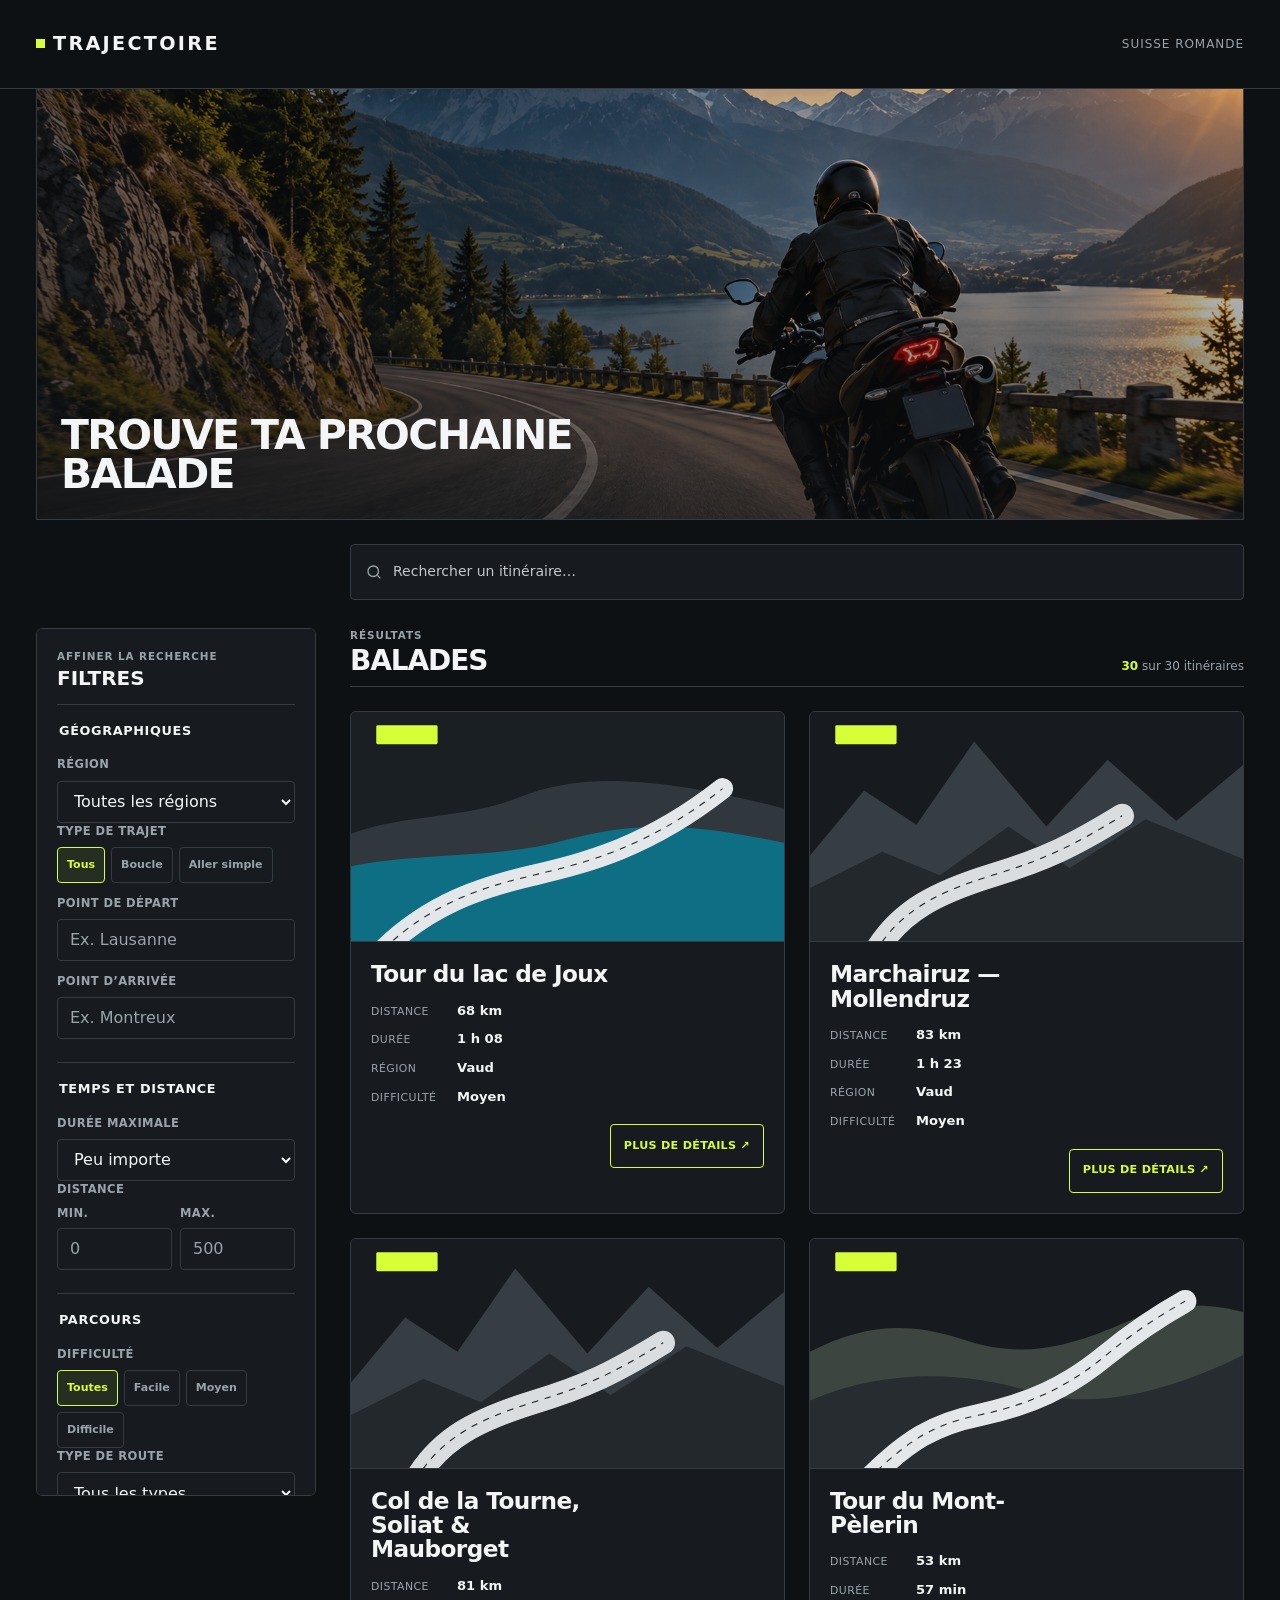
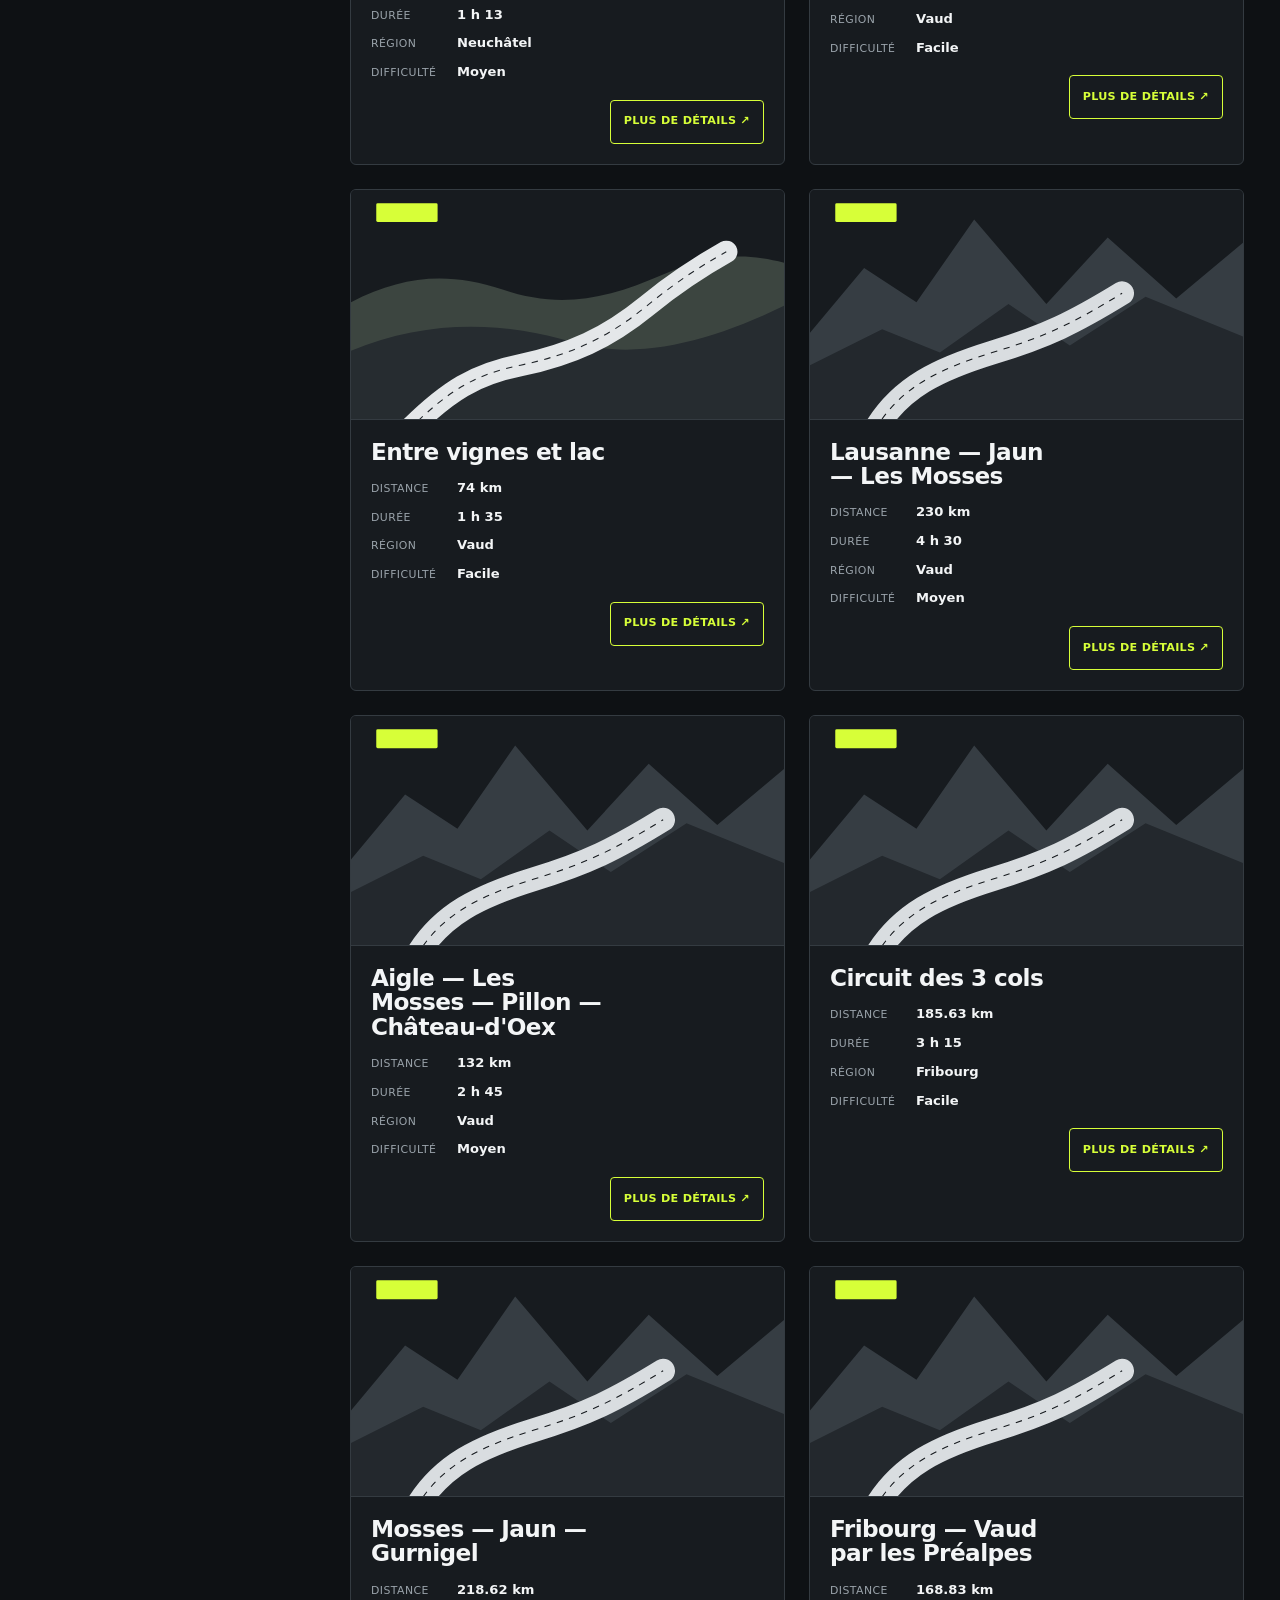
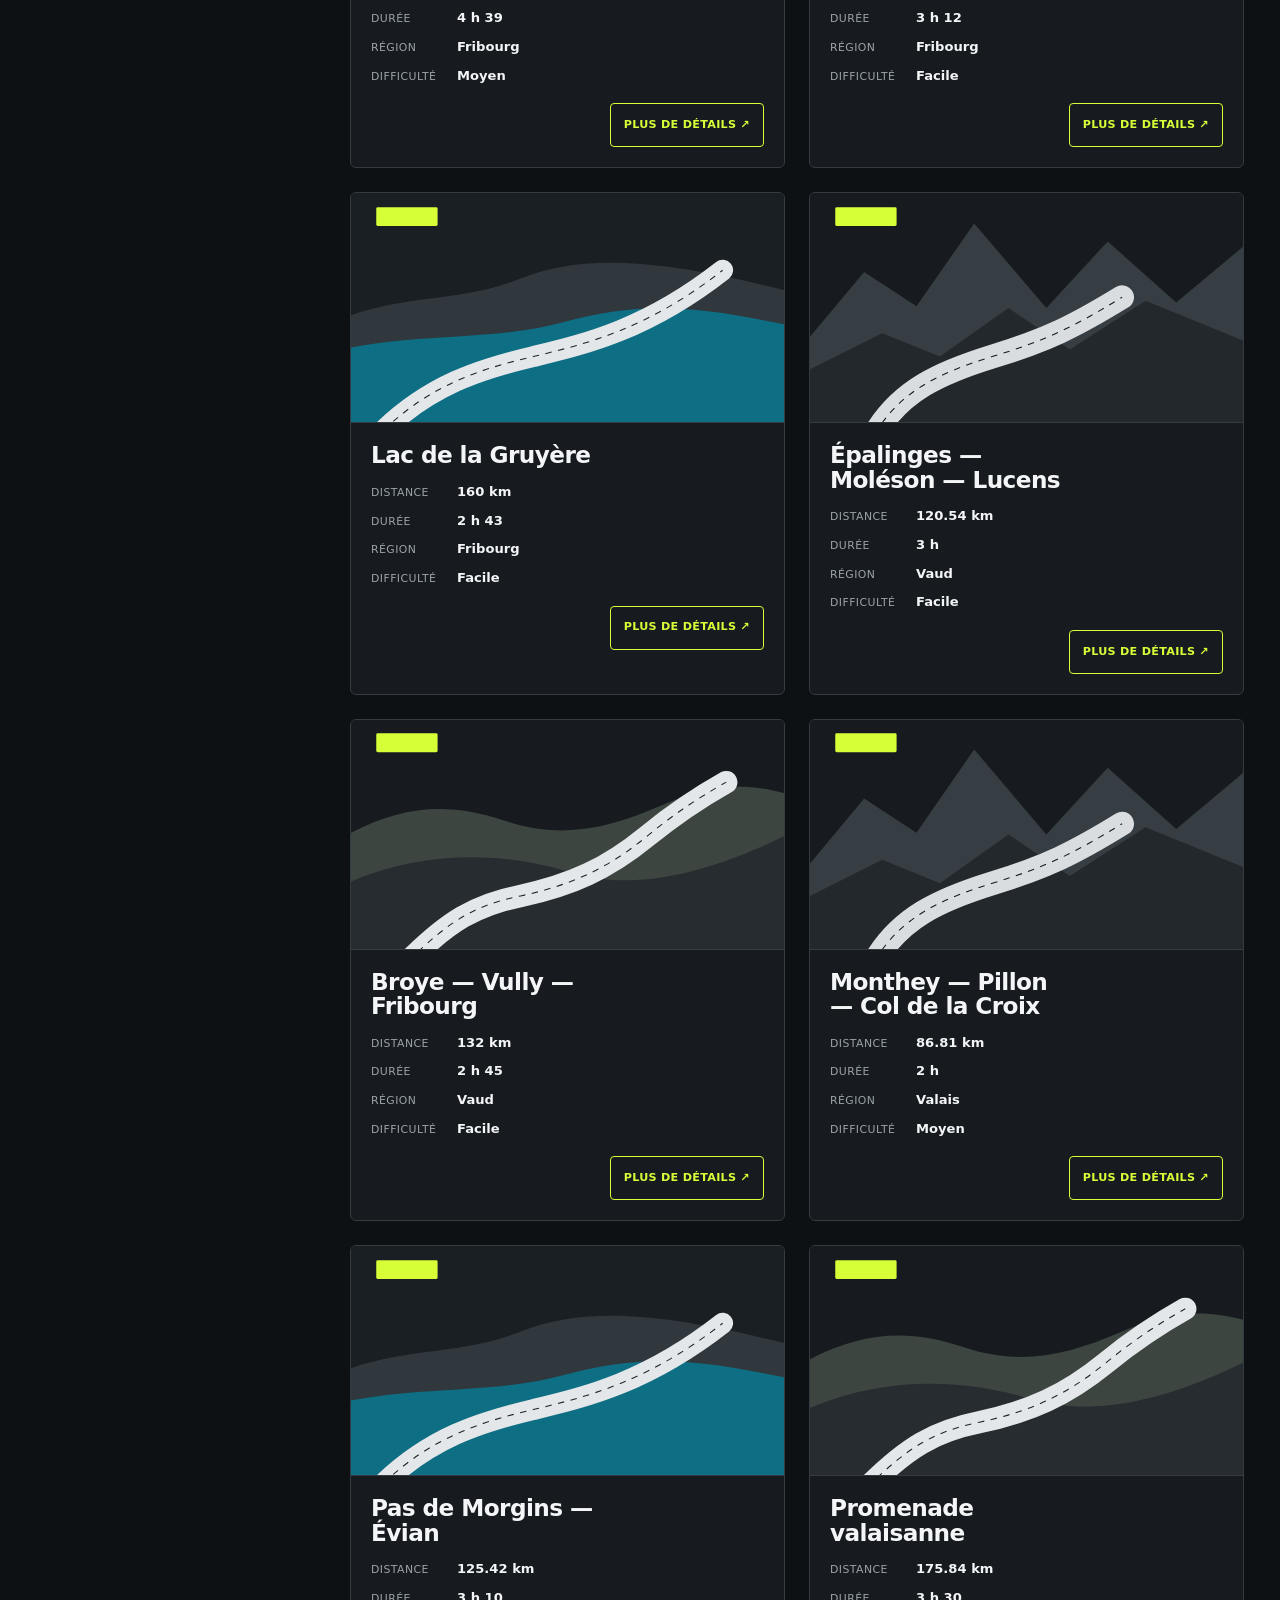
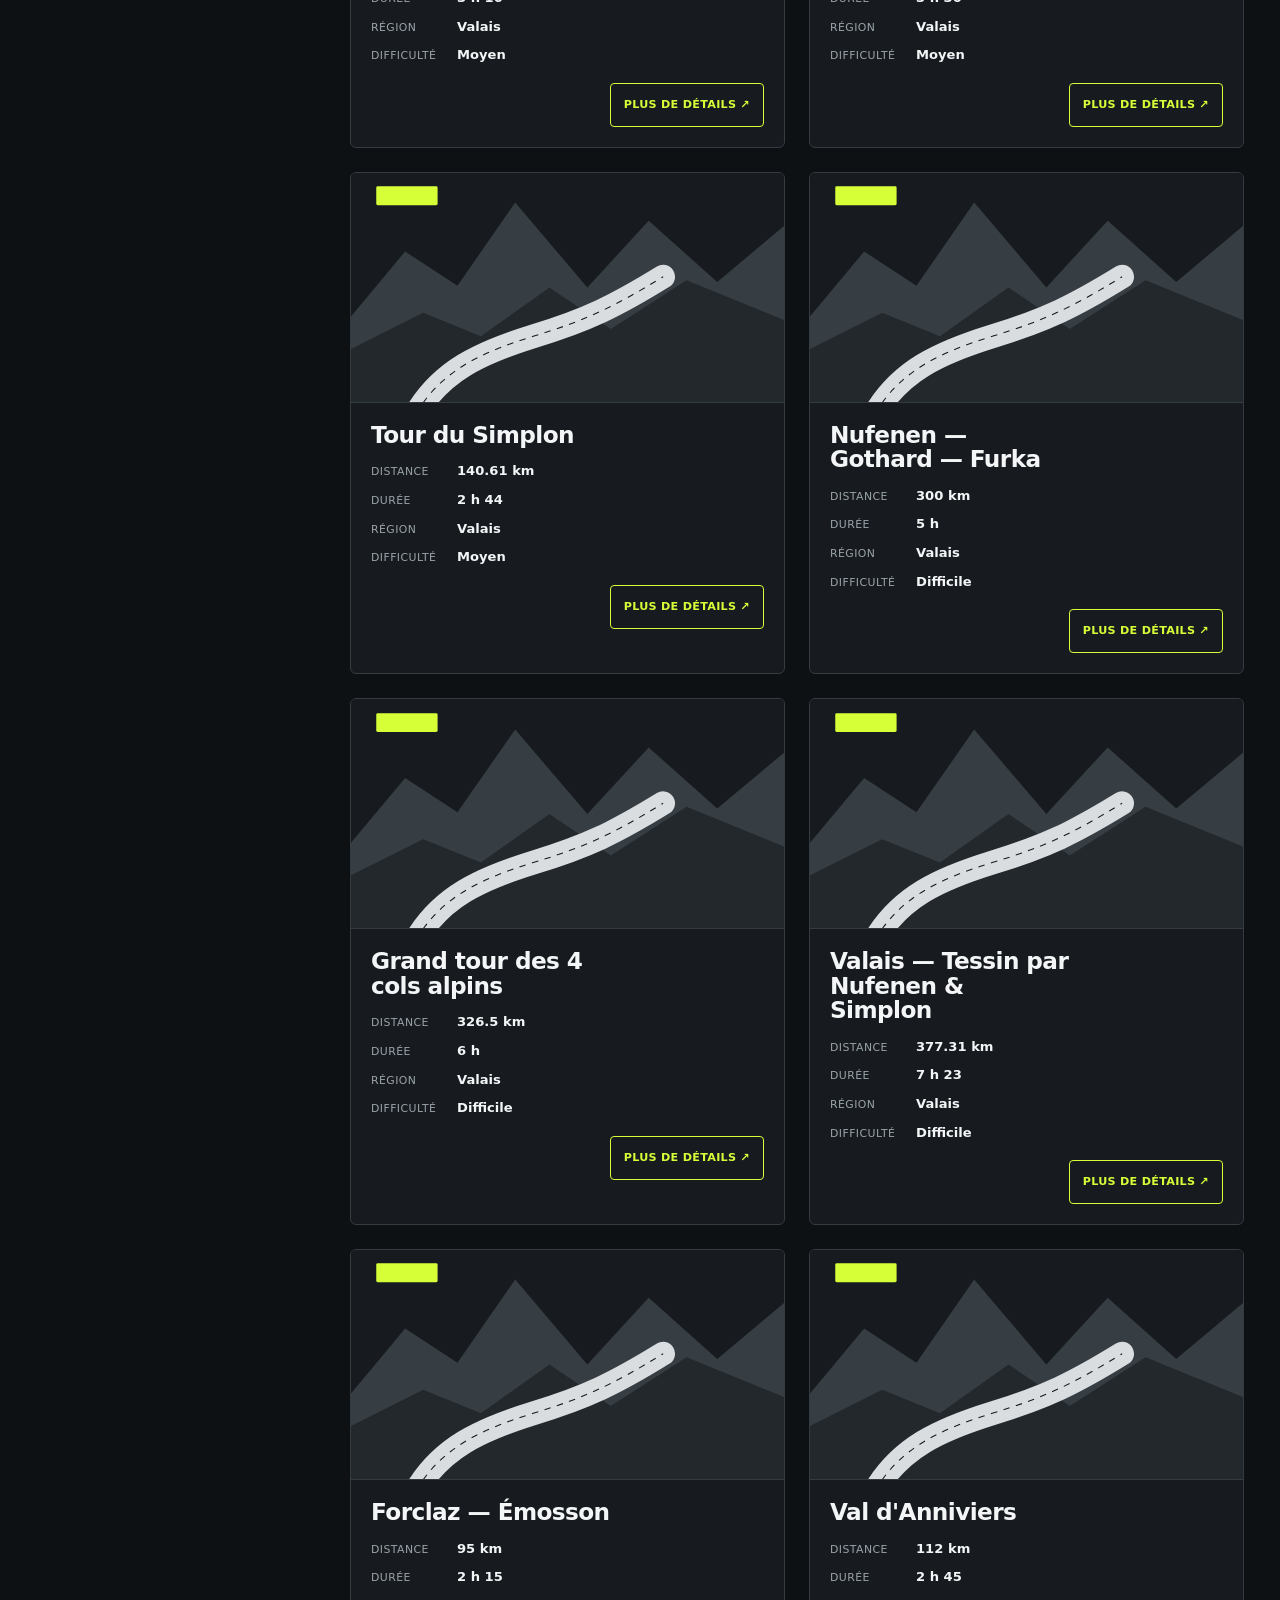
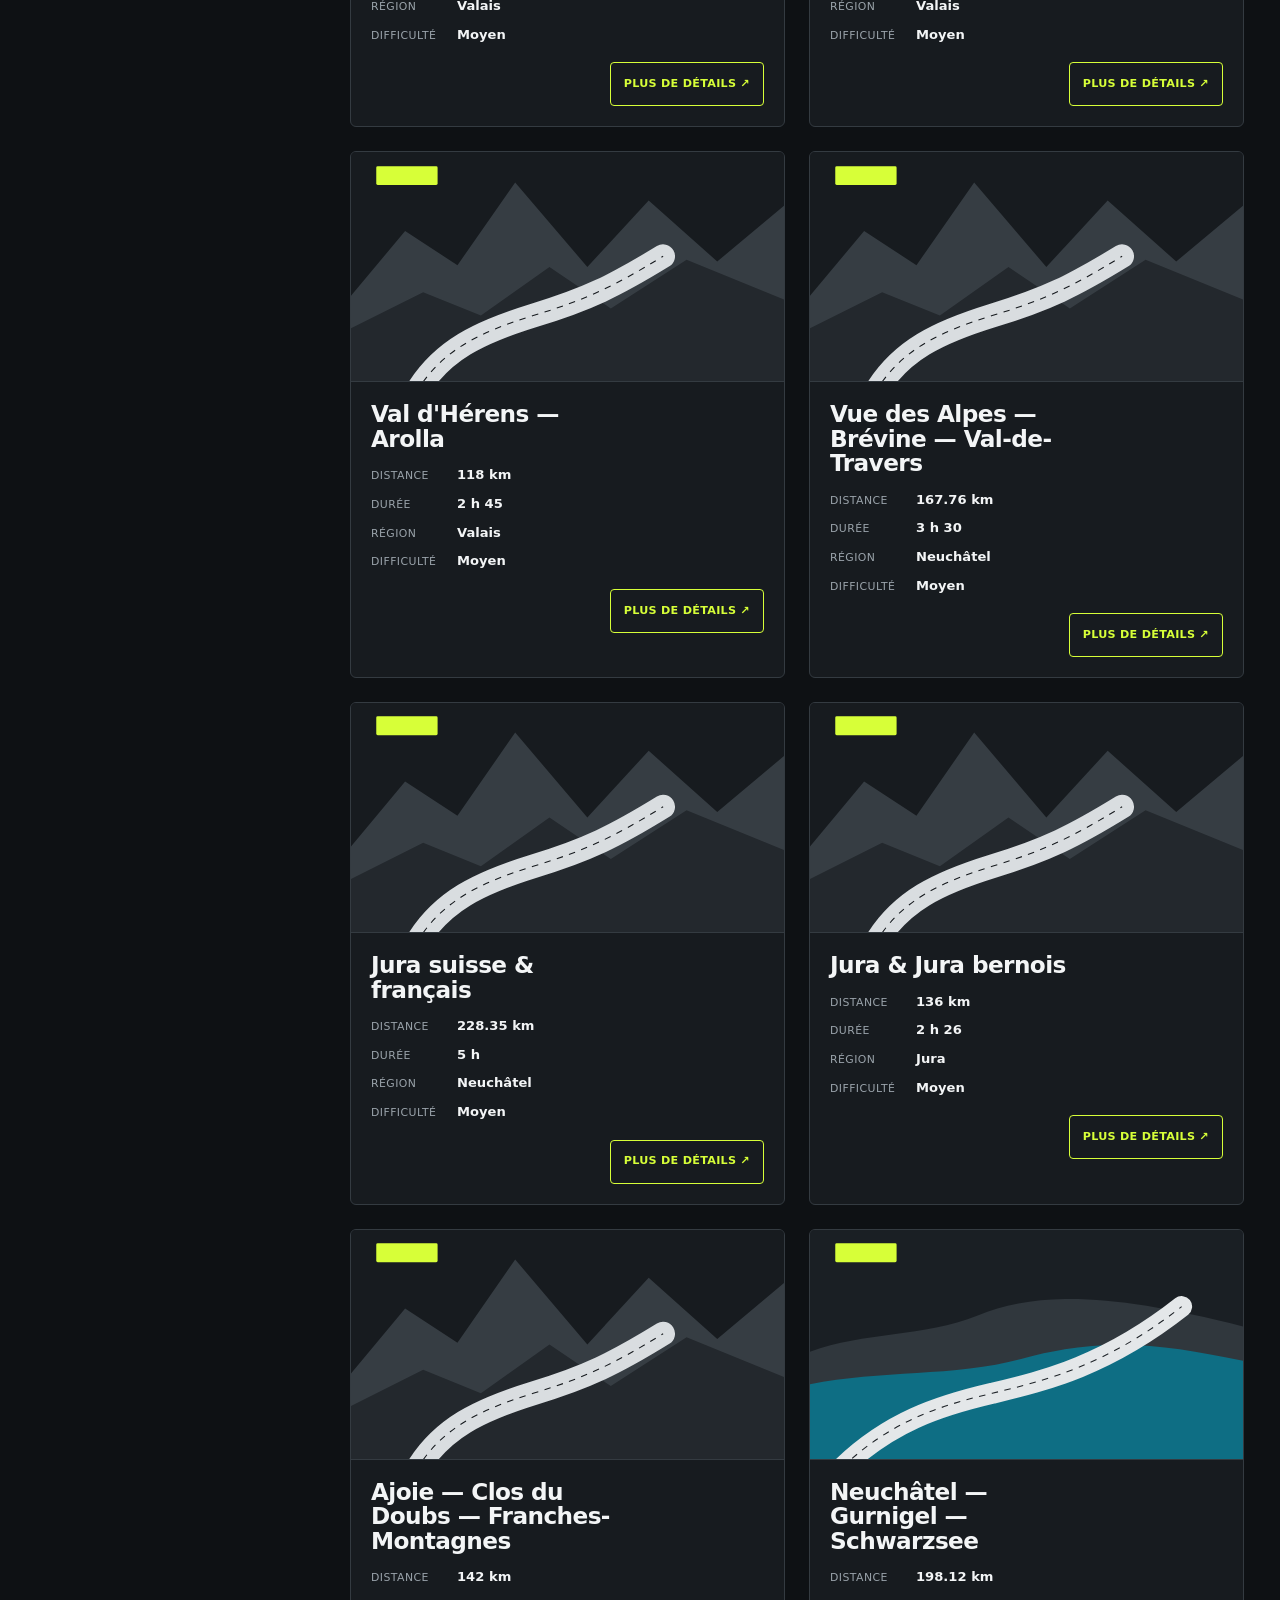
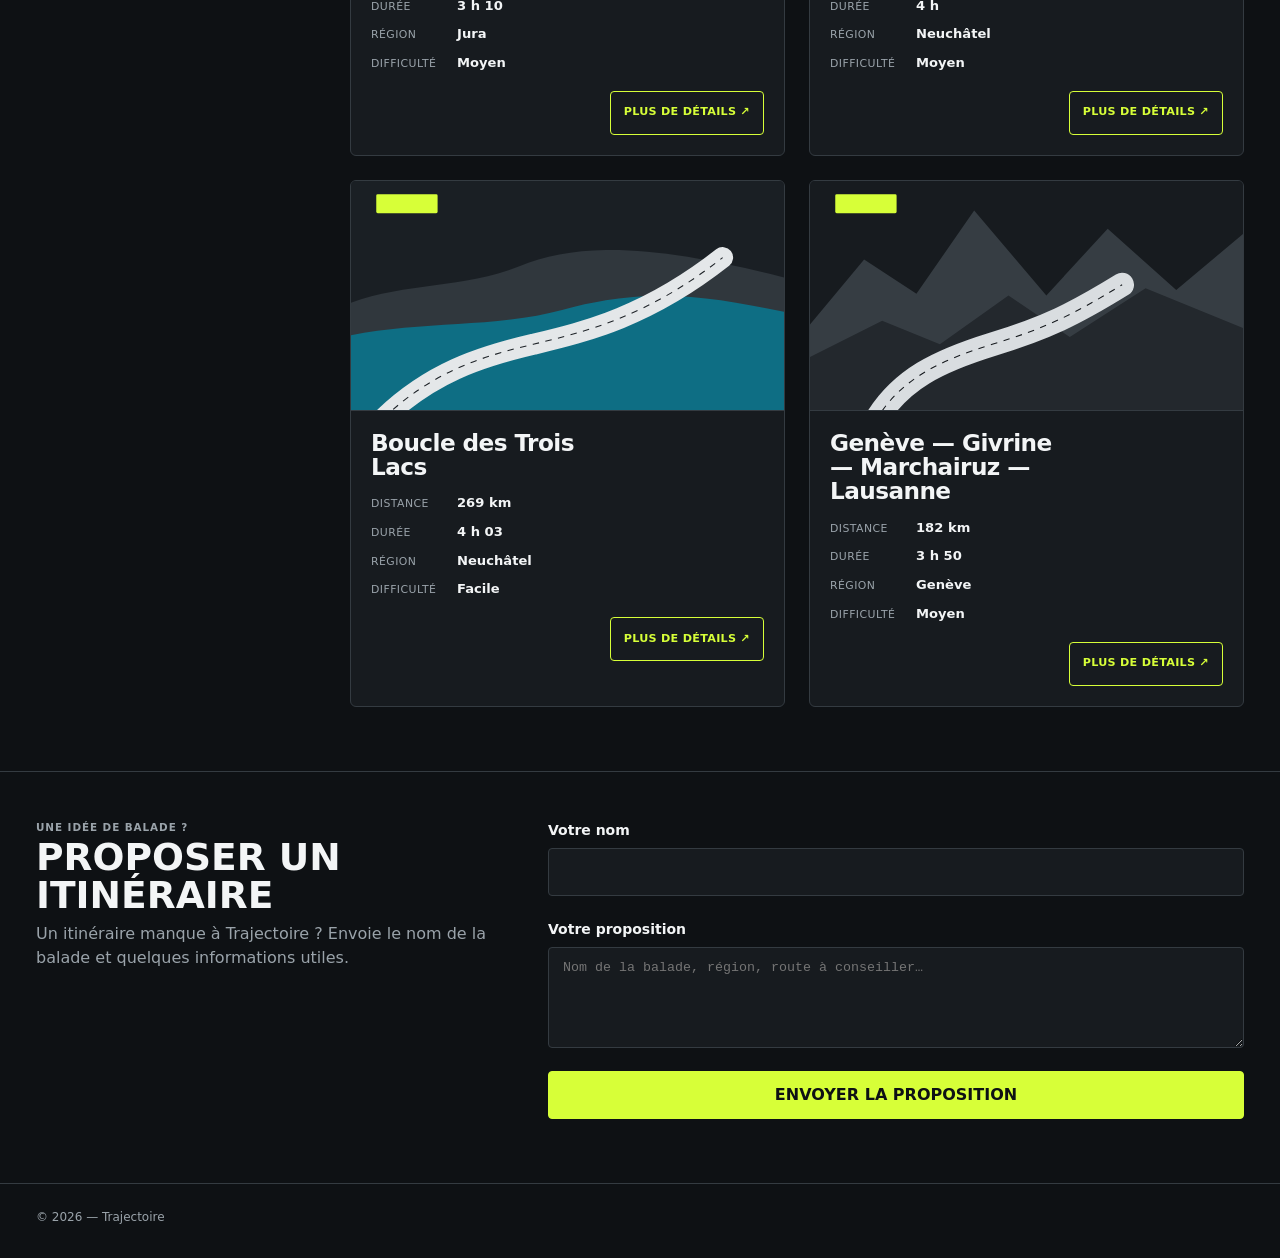
<file: index.html>
<!doctype html>
<html lang="fr">
<head>
  <meta charset="utf-8">
  <meta name="viewport" content="width=device-width, initial-scale=1">
  <meta name="description" content="Trajectoire permet de découvrir des balades à moto en Suisse romande.">
  <title>Trajectoire — Balades à moto en Suisse romande</title>
  <link rel="stylesheet" href="style.css">
</head>
<body>
  <header class="site-header">
    <div class="site-header__inner">
      <a class="brand" href="#" aria-label="Trajectoire, accueil">
        <span class="brand__mark" aria-hidden="true"></span>
        <span class="brand__name">Trajectoire</span>
      </a>
      <p class="site-context">Suisse romande</p>
    </div>
  </header>

  <main>
    <section class="hero" aria-labelledby="hero-title">
      <div class="hero__media">
        <img src="assets/images/hero-moto.png" alt="Motard roulant sur une route de montagne au bord d'un lac alpin">
        <div class="hero__overlay"></div>
        <div class="hero__content">
          <h1 id="hero-title">
            <span>Trouve ta prochaine</span>
            <span>balade</span>
          </h1>
        </div>
      </div>
    </section>

    <form class="search-controls" id="search-form" role="search" action="#" method="get">
      <div class="search-field">
        <label class="sr-only" for="ride-search">Rechercher un itinéraire</label>
        <svg class="search-field__icon" viewBox="0 0 24 24" aria-hidden="true">
          <circle cx="11" cy="11" r="7"></circle>
          <path d="m16.5 16.5 4 4"></path>
        </svg>
        <input id="ride-search" name="q" type="search" autocomplete="off" placeholder="Rechercher un itinéraire…">
      </div>
      <button class="filter-button" id="open-filters" type="button" aria-controls="filters-panel" aria-expanded="false">
        Filtres
        <span class="filter-count" id="active-filter-count" hidden></span>
      </button>
    </form>

    <div class="explore-layout">
      <div class="filters-backdrop" id="filters-backdrop" hidden></div>

      <aside class="filters-panel" id="filters-panel" aria-label="Filtres des balades">
        <div class="filters-panel__header">
          <div>
            <p class="eyebrow">Affiner la recherche</p>
            <h2>Filtres</h2>
          </div>
          <button class="filters-close" id="close-filters" type="button" aria-label="Fermer les filtres">×</button>
        </div>

        <form class="filters-form" id="filters-form" novalidate>
          <fieldset class="filter-group">
            <legend>Géographiques</legend>

            <label class="filter-field" for="region-filter">
              <span>Région</span>
              <select id="region-filter" name="region">
                <option value="">Toutes les régions</option>
                <option value="Vaud">Vaud</option>
                <option value="Valais">Valais</option>
                <option value="Fribourg">Fribourg</option>
                <option value="Neuchâtel">Neuchâtel</option>
                <option value="Jura">Jura</option>
                <option value="Genève">Genève</option>
              </select>
            </label>

            <div class="filter-field">
              <span>Type de trajet</span>
              <div class="segmented-control" role="group" aria-label="Type de trajet">
                <button type="button" class="segment-button is-active" data-trip-type="" aria-pressed="true">Tous</button>
                <button type="button" class="segment-button" data-trip-type="Boucle" aria-pressed="false">Boucle</button>
                <button type="button" class="segment-button" data-trip-type="Aller simple" aria-pressed="false">Aller simple</button>
              </div>
            </div>

            <label class="filter-field" for="departure-filter">
              <span>Point de départ</span>
              <input id="departure-filter" name="departure" type="text" placeholder="Ex. Lausanne">
            </label>

            <label class="filter-field arrival-field" id="arrival-field" for="arrival-filter">
              <span>Point d’arrivée</span>
              <input id="arrival-filter" name="arrival" type="text" placeholder="Ex. Montreux">
              <small class="field-error" id="arrival-error"></small>
            </label>
          </fieldset>

          <fieldset class="filter-group">
            <legend>Temps et distance</legend>

            <label class="filter-field" for="duration-filter">
              <span>Durée maximale</span>
              <select id="duration-filter" name="duration">
                <option value="">Peu importe</option>
                <option value="60">1 h</option>
                <option value="120">2 h</option>
                <option value="180">3 h</option>
                <option value="240">4 h</option>
                <option value="300">5 h</option>
                <option value="480">8 h</option>
              </select>
            </label>

            <div class="filter-field">
              <span>Distance</span>
              <div class="distance-fields">
                <label>
                  <span>Min.</span>
                  <input id="distance-min" name="distanceMin" type="number" min="0" max="500" step="10" inputmode="numeric" placeholder="0">
                </label>
                <label>
                  <span>Max.</span>
                  <input id="distance-max" name="distanceMax" type="number" min="0" max="500" step="10" inputmode="numeric" placeholder="500">
                </label>
              </div>
              <small class="field-error" id="distance-error"></small>
            </div>
          </fieldset>

          <fieldset class="filter-group">
            <legend>Parcours</legend>

            <div class="filter-field">
              <span>Difficulté</span>
              <div class="category-buttons" role="group" aria-label="Difficulté">
                <button type="button" class="category-button is-active" data-difficulty="" aria-pressed="true">Toutes</button>
                <button type="button" class="category-button" data-difficulty="Facile" aria-pressed="false">Facile</button>
                <button type="button" class="category-button" data-difficulty="Moyen" aria-pressed="false">Moyen</button>
                <button type="button" class="category-button" data-difficulty="Difficile" aria-pressed="false">Difficile</button>
              </div>
            </div>

            <label class="filter-field" for="route-filter">
              <span>Type de route</span>
              <select id="route-filter" name="routeType">
                <option value="">Tous les types</option>
                <option value="route secondaire">Route secondaire</option>
                <option value="route de montagne">Route de montagne</option>
                <option value="col">Col</option>
                <option value="route panoramique">Route panoramique</option>
                <option value="campagne">Campagne</option>
                <option value="bord de lac">Bord de lac</option>
              </select>
            </label>

            <label class="filter-field" for="landscape-filter">
              <span>Paysage</span>
              <select id="landscape-filter" name="landscape">
                <option value="">Tous les paysages</option>
                <option value="lac">Lac</option>
                <option value="forêt">Forêt</option>
                <option value="Alpes">Alpes</option>
                <option value="Préalpes">Préalpes</option>
                <option value="Jura">Jura</option>
                <option value="campagne">Campagne</option>
                <option value="vignes">Vignes</option>
              </select>
            </label>
          </fieldset>

          <div class="filter-feedback" id="filter-feedback" role="status" aria-live="polite"></div>

          <div class="filter-actions">
            <button class="apply-filters" type="submit">Appliquer la sélection</button>
            <button class="reset-filters" type="reset">Réinitialiser</button>
          </div>
        </form>
      </aside>

      <section class="rides" aria-labelledby="rides-title">
        <header class="section-heading">
          <div>
            <p class="eyebrow results-eyebrow">Résultats</p>
            <h2 id="rides-title">Balades</h2>
          </div>
          <p class="results-count"><strong>0</strong> sur 0 itinéraire</p>
        </header>

        <div class="active-filters" id="active-filters" aria-live="polite"></div>

        <div class="cards-grid" id="rides-list" aria-live="polite">
          <p class="state-message">Chargement des balades...</p>
        </div>
      </section>
    </div>

    <section class="contact-section" aria-labelledby="contact-title">
      <div class="contact-section__intro">
        <p class="eyebrow">Une idée de balade ?</p>
        <h2 id="contact-title">Proposer un itinéraire</h2>
        <p>Un itinéraire manque à Trajectoire ? Envoie le nom de la balade et quelques informations utiles.</p>
      </div>

      <form class="contact-form" id="form-contact" novalidate>
        <label class="contact-field" for="champ-nom">
          <span>Votre nom</span>
          <input id="champ-nom" name="nom" type="text" autocomplete="name" required>
          <small class="field-error" id="nom-error"></small>
        </label>

        <label class="contact-field" for="champ-message">
          <span>Votre proposition</span>
          <textarea id="champ-message" name="message" rows="5" required placeholder="Nom de la balade, région, route à conseiller…"></textarea>
          <small class="field-error" id="message-error"></small>
        </label>

        <button class="contact-submit" type="submit">Envoyer la proposition</button>
        <p class="contact-confirmation" id="confirmation" role="status" aria-live="polite" hidden>Merci, votre proposition a bien été prise en compte.</p>
      </form>
    </section>

  </main>

  <footer class="site-footer">
    <p>© 2026 — Trajectoire</p>
  </footer>

  <script src="js/app.js"></script>
</body>
</html>
</file>
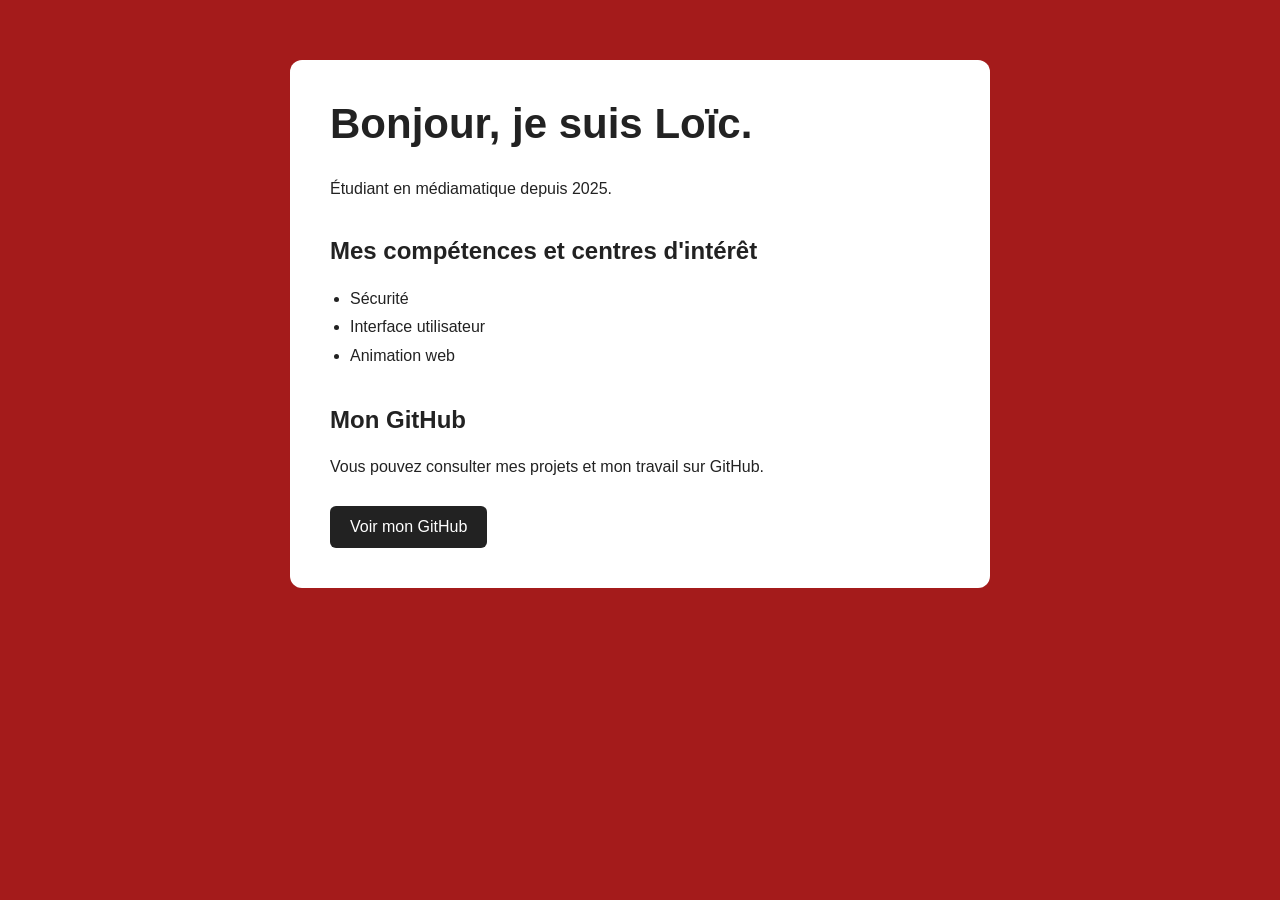
<file: s01-profil/index.html>
<!DOCTYPE html>
<html lang="fr">
<head>
    <meta charset="UTF-8">
    <meta name="viewport" content="width=device-width, initial-scale=1.0">
    <title>Loïc | Présentation</title>

    <style>
        /* Style général de la page */
        body {
            margin: 0;
            font-family: Arial, sans-serif;
            background-color: #a41b1b;
            color: #222222;
        }

        /* Bloc principal */
        main {
            width: 90%;
            max-width: 700px;
            margin: 60px auto;
            padding: 40px;
            box-sizing: border-box;
            background-color: white;
            border-radius: 12px;
        }

        h1 {
            margin-top: 0;
            font-size: 42px;
        }

        h2 {
            margin-top: 35px;
            font-size: 24px;
        }

        p {
            line-height: 1.6;
        }

        ul {
            padding-left: 20px;
            line-height: 1.8;
        }

        /* Style du lien GitHub */
        a {
            display: inline-block;
            margin-top: 10px;
            padding: 12px 20px;
            background-color: #222222;
            color: white;
            text-decoration: none;
            border-radius: 6px;
        }

        a:hover {
            background-color: #444444;
        }

        @media (max-width: 600px) {
            main {
                margin: 20px auto;
                padding: 25px;
            }

            h1 {
                font-size: 34px;
            }
        }
    </style>
</head>

<body>

    <main>
        <h1>Bonjour, je suis Loïc.</h1>

        <p>Étudiant en médiamatique depuis 2025.</p>

        <h2>Mes compétences et centres d'intérêt</h2>

        <ul>
            <li>Sécurité</li>
            <li>Interface utilisateur</li>
            <li>Animation web</li>
        </ul>

        <h2>Mon GitHub</h2>

        <p>
            Vous pouvez consulter mes projets et mon travail sur GitHub.
        </p>

        <a href="https://github.com/TheBalaboo/M291-Loic" target="_blank">
            Voir mon GitHub
        </a>
    </main>

</body>
</html>
</file>
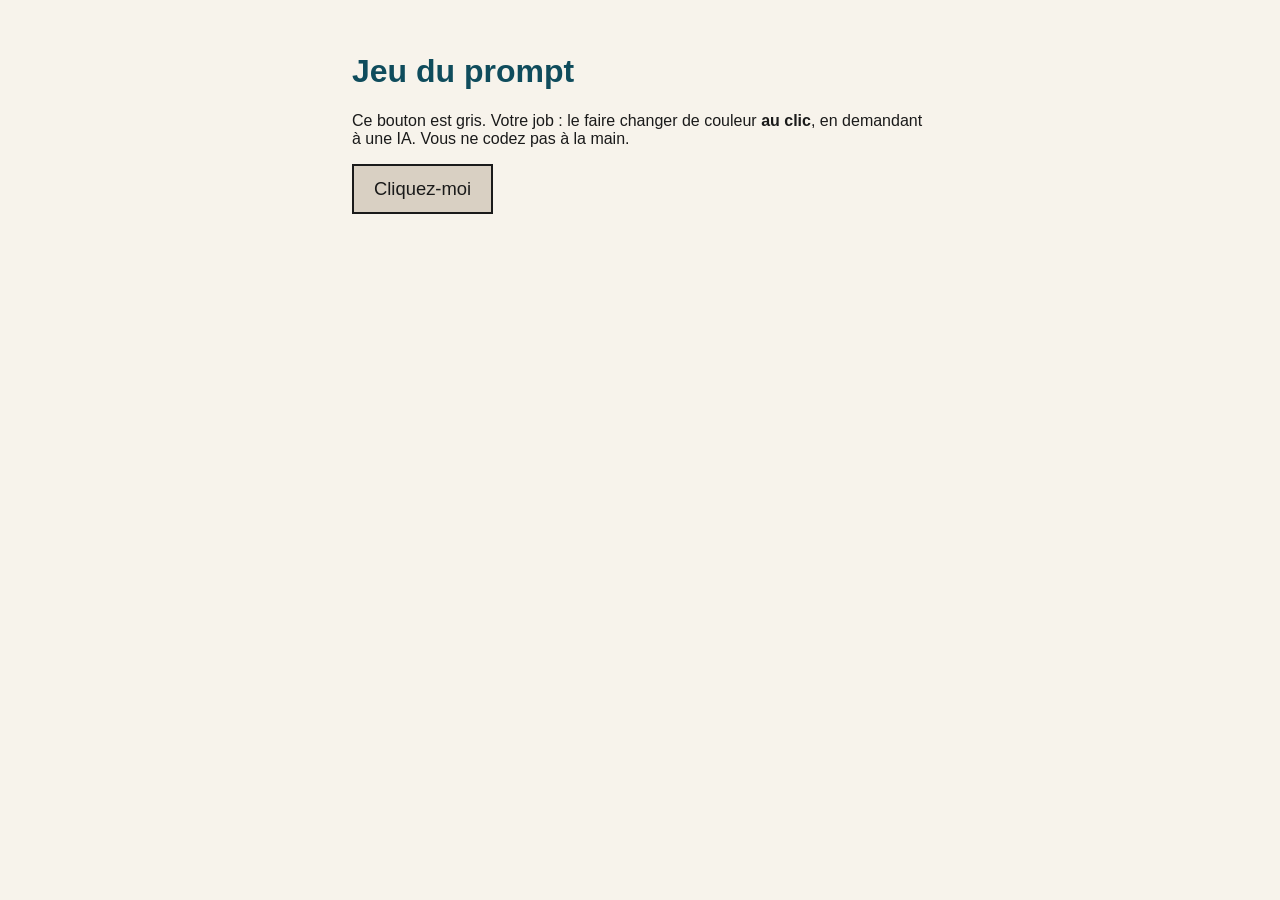
<file: indexjeuprompt.html>
<!DOCTYPE html>
<html lang="fr" xmlns:mso="urn:schemas-microsoft-com:office:office" xmlns:msdt="uuid:C2F41010-65B3-11d1-A29F-00AA00C14882">
<head>
  <meta charset="utf-8">
  <meta name="viewport" content="width=device-width, initial-scale=1">
  <title>Jeu du prompt — e1-5</title>

  <style>
    /* Mise en page simple : on n’y touche pas pendant l’exercice. */
    body {
      margin: 0;
      font-family: Arial, Helvetica, sans-serif;
      background: #f7f3eb;
      color: #1a1a1a;
      padding: 2rem 1.25rem;
    }

    main {
      max-width: 36rem;
      margin: 0 auto;
    }

    h1 {
      color: #0f4c5c;
    }

    /* Le bouton à transformer. Son id est "magic" : citez-le dans le prompt. */
    #magic {
      font-size: 1.15rem;
      padding: 0.75rem 1.25rem;
      border: 2px solid #1a1a1a;
      background: #d9d0c3;
      color: #1a1a1a;
      cursor: pointer;
    }
  </style>

<!--[if gte mso 9]><xml>
<mso:CustomDocumentProperties>
<mso:xd_Signature msdt:dt="string"></mso:xd_Signature>
<mso:display_urn_x003a_schemas-microsoft-com_x003a_office_x003a_office_x0023_Editor msdt:dt="string">Marc D�nervaud</mso:display_urn_x003a_schemas-microsoft-com_x003a_office_x003a_office_x0023_Editor>
<mso:Order msdt:dt="string">10534700.0000000</mso:Order>
<mso:display_urn_x003a_schemas-microsoft-com_x003a_office_x003a_office_x0023_Author msdt:dt="string">Marc D�nervaud</mso:display_urn_x003a_schemas-microsoft-com_x003a_office_x003a_office_x0023_Author>
<mso:xd_ProgID msdt:dt="string"></mso:xd_ProgID>
<mso:_ExtendedDescription msdt:dt="string"></mso:_ExtendedDescription>
<mso:ComplianceAssetId msdt:dt="string"></mso:ComplianceAssetId>
<mso:TemplateUrl msdt:dt="string"></mso:TemplateUrl>
<mso:ContentTypeId msdt:dt="string">0x010100B084A62CD3C5F842BB23EB74256B6499</mso:ContentTypeId>
<mso:TriggerFlowInfo msdt:dt="string"></mso:TriggerFlowInfo>
<mso:_SourceUrl msdt:dt="string"></mso:_SourceUrl>
<mso:_SharedFileIndex msdt:dt="string"></mso:_SharedFileIndex>
</mso:CustomDocumentProperties>
</xml><![endif]-->

</head>

<body>

  <main>
    <h1>Jeu du prompt</h1>

    <p>
      Ce bouton est gris. Votre job : le faire changer de couleur
      <strong>au clic</strong>, en demandant à une IA.
      Vous ne codez pas à la main.
    </p>

    <button type="button" id="magic">Cliquez-moi</button>
    <p id="message"></p>
  </main>

  <script>
    const bouton = document.getElementById("magic");
    const message = document.getElementById("message");

    bouton.addEventListener("click", function () {
      bouton.style.backgroundColor = "#e36414";
      bouton.style.color = "white";
      message.textContent = "Clique !";
    });

    bouton.addEventListener("dblclick", function () {
      bouton.style.backgroundColor = "green";
      bouton.style.color = "white";
    });
  </script>

</body>
</html>
</file>
<file: style.css>
/*
  TRAJECTOIRE — S12
  Mobile First, HTML/CSS vanilla.
  Les variables de :root centralisent la charte graphique et l'échelle d'espacement.
*/

:root {
  /* Palette */
  --color-bg: #0e1114;
  --color-surface: #171b1f;
  --color-surface-strong: #20252a;
  --color-text: #f3f5f6;
  --color-text-muted: #9aa3aa;
  --color-border: #343b41;
  --color-accent: #d7ff38;
  --color-accent-hover: #c9ef32;
  --color-error: #f23b4b;

  /* Typographie */
  --font-sans: system-ui, -apple-system, BlinkMacSystemFont, "Segoe UI", sans-serif;
  --font-size-xs: 0.75rem;
  --font-size-sm: 0.875rem;
  --font-size-md: 1rem;
  --font-size-lg: 1.25rem;
  --font-size-xl: 1.75rem;
  --font-size-hero: clamp(2rem, 9vw, 2.75rem);

  /* Échelle d'espacement basée sur 8 px */
  --space-unit: 8px;
  --space-1: calc(var(--space-unit) * 0.5); /* 4 px */
  --space-2: var(--space-unit);             /* 8 px */
  --space-3: calc(var(--space-unit) * 2);  /* 16 px */
  --space-4: calc(var(--space-unit) * 3);  /* 24 px */
  --space-5: calc(var(--space-unit) * 4);  /* 32 px */
  --space-6: calc(var(--space-unit) * 6);  /* 48 px */
  --space-7: calc(var(--space-unit) * 8);  /* 64 px */

  /* Formes et dimensions */
  --radius-sm: 4px;
  --radius-card: 6px;
  --page-padding: 18px;
  --content-max: 1180px;
}

* {
  box-sizing: border-box;
}

html {
  background: var(--color-bg);
}

body {
  margin: 0;
  min-width: 320px;
  overflow-x: hidden;
  background: var(--color-bg);
  color: var(--color-text);
  font-family: var(--font-sans);
  line-height: 1.5;
}

img,
svg {
  display: block;
  max-width: 100%;
}

button,
input {
  font: inherit;
}

button,
a,
input {
  -webkit-tap-highlight-color: transparent;
}

a {
  color: inherit;
}

.sr-only {
  position: absolute;
  width: 1px;
  height: 1px;
  padding: 0;
  margin: -1px;
  overflow: hidden;
  clip: rect(0, 0, 0, 0);
  white-space: nowrap;
  border: 0;
}

.site-header {
  border-bottom: 1px solid var(--color-border);
  background: var(--color-bg);
}

.site-header__inner,
.hero,
.search-controls,
.rides,
.site-footer {
  width: min(100%, var(--content-max));
  margin-inline: auto;
}

.site-header__inner {
  min-height: 72px;
  padding-inline: var(--page-padding);
  display: flex;
  align-items: center;
  justify-content: space-between;
  gap: var(--space-3);
}

.brand {
  display: inline-flex;
  align-items: center;
  gap: var(--space-2);
  text-decoration: none;
}

.brand__mark {
  width: 9px;
  height: 9px;
  flex: 0 0 9px;
  background: var(--color-accent);
}

.brand__name {
  font-size: 1.05rem;
  font-weight: 850;
  letter-spacing: 0.12em;
  text-transform: uppercase;
}

.site-context {
  margin: 0;
  color: var(--color-text-muted);
  font-size: 0.69rem;
  letter-spacing: 0.08em;
  text-transform: uppercase;
  white-space: nowrap;
}

.hero {
  padding-inline: var(--page-padding);
}

.hero__media {
  position: relative;
  overflow: hidden;
  border: 1px solid var(--color-border);
  border-top: 0;
  background: var(--color-surface);
}

.hero__media > img {
  width: 100%;
  height: auto;
  aspect-ratio: 738 / 392;
  object-fit: cover;
}

.hero__overlay {
  position: absolute;
  inset: 0;
  background:
    linear-gradient(180deg, rgba(14, 17, 20, 0.12) 0%, rgba(14, 17, 20, 0.18) 34%, rgba(14, 17, 20, 0.62) 100%),
    linear-gradient(90deg, rgba(14, 17, 20, 0.62) 0%, rgba(14, 17, 20, 0.16) 58%, rgba(14, 17, 20, 0.08) 100%);
}

.hero__content {
  position: absolute;
  left: var(--space-3);
  right: var(--space-3);
  bottom: var(--space-3);
  z-index: 1;
  max-width: none;
}

.hero h1 {
  margin: 0;
  color: var(--color-text);
  font-family: var(--font-sans);
  font-size: clamp(1.45rem, 6.2vw, 2.1rem);
  font-weight: 850;
  line-height: 0.96;
  letter-spacing: -0.04em;
  text-transform: uppercase;
}

.hero h1 span {
  display: block;
}

.hero h1 span:first-child {
  white-space: nowrap;
}

.search-controls {
  padding: var(--space-3) var(--page-padding) 0;
  display: grid;
  grid-template-columns: minmax(0, 1fr) auto;
  gap: var(--space-2);
}

.search-field {
  min-width: 0;
  min-height: 48px;
  display: flex;
  align-items: center;
  gap: var(--space-2);
  padding-inline: 14px;
  border: 1px solid var(--color-border);
  border-radius: var(--radius-sm);
  background: var(--color-surface);
}

.search-field:focus-within {
  border-color: var(--color-accent);
  outline: 2px solid color-mix(in srgb, var(--color-accent) 28%, transparent);
  outline-offset: 2px;
}

.search-field__icon {
  width: 18px;
  height: 18px;
  flex: 0 0 18px;
  fill: none;
  stroke: var(--color-text-muted);
  stroke-width: 1.8;
}

.search-field input {
  width: 100%;
  min-width: 0;
  border: 0;
  outline: 0;
  background: transparent;
  color: var(--color-text);
  font-size: var(--font-size-sm);
}

.search-field input::placeholder {
  color: #c2c7cb;
  opacity: 1;
}

.search-field input::-webkit-search-cancel-button {
  filter: invert(1);
}

.filter-button {
  min-width: 92px;
  min-height: 48px;
  padding-inline: var(--space-3);
  border: 1px solid var(--color-accent);
  border-radius: var(--radius-sm);
  background: var(--color-accent);
  color: var(--color-bg);
  cursor: pointer;
  font-size: var(--font-size-xs);
  font-weight: 850;
  letter-spacing: 0.03em;
  text-transform: uppercase;
}

.filter-button:hover {
  background: var(--color-accent-hover);
  border-color: var(--color-accent-hover);
}

.filter-button:focus-visible,
.details-link:focus-visible,
.brand:focus-visible {
  outline: 3px solid var(--color-accent);
  outline-offset: 3px;
}

.rides {
  padding: 0 var(--page-padding) var(--space-5);
}

.section-heading {
  margin-top: 28px;
  padding-bottom: 11px;
  display: flex;
  align-items: flex-end;
  justify-content: space-between;
  gap: var(--space-3);
  border-bottom: 1px solid var(--color-border);
}

.section-heading h2 {
  margin: 0;
  font-size: var(--font-size-xl);
  font-weight: 850;
  line-height: 1;
  letter-spacing: -0.04em;
  text-transform: uppercase;
}

.results-count {
  margin: 0;
  color: var(--color-text-muted);
  font-size: var(--font-size-xs);
  white-space: nowrap;
}

.results-count strong {
  color: var(--color-accent);
  font-weight: 850;
}

.cards-grid {
  display: grid;
  grid-template-columns: 1fr;
  gap: var(--space-3);
  padding-top: var(--space-3);
}

.ride-card {
  min-width: 0;
  overflow: hidden;
  border: 1px solid var(--color-border);
  border-radius: var(--radius-card);
  background: var(--color-surface);
}

.ride-card__image {
  width: 100%;
  aspect-ratio: 2 / 1;
  object-fit: cover;
  border-bottom: 1px solid var(--color-border);
  background: var(--color-surface-strong);
}

.ride-card__content {
  position: relative;
  min-height: 205px;
  padding: 16px 16px 18px;
}

.ride-card h3 {
  margin: 0 0 14px;
  max-width: 15ch;
  font-size: 1.3rem;
  font-weight: 800;
  line-height: 1.05;
  letter-spacing: -0.025em;
}

.ride-card__details {
  width: min(100%, 220px);
  margin: 0;
  display: grid;
  gap: 9px;
  padding-bottom: 58px;
}

.ride-card__details > div {
  display: grid;
  grid-template-columns: 78px 1fr;
  align-items: baseline;
  gap: var(--space-2);
}

.ride-card dt {
  color: var(--color-text-muted);
  font-size: 0.68rem;
  letter-spacing: 0.04em;
  text-transform: uppercase;
}

.ride-card dd {
  margin: 0;
  color: var(--color-text);
  font-size: 0.82rem;
  font-weight: 700;
}

.details-link {
  position: absolute;
  right: var(--space-3);
  bottom: var(--space-3);
  min-height: 44px;
  padding: 0 13px;
  display: inline-flex;
  align-items: center;
  justify-content: center;
  gap: var(--space-1);
  border: 1px solid var(--color-accent);
  border-radius: var(--radius-sm);
  color: var(--color-accent);
  font-size: 0.7rem;
  font-weight: 850;
  letter-spacing: 0.025em;
  text-decoration: none;
  text-transform: uppercase;
}

.details-link:hover {
  background: var(--color-accent);
  color: var(--color-bg);
}


/* États de chargement / vide / erreur — S11 */
.state-message {
  grid-column: 1 / -1;
  margin: 0;
  padding: var(--space-4);
  border: 1px solid var(--color-border);
  border-radius: var(--radius-card);
  background: var(--color-surface);
  color: var(--color-text-muted);
  text-align: center;
}

.state-message--error {
  border-color: var(--color-error);
  color: var(--color-error);
}

.site-footer {
  padding: var(--space-4) var(--page-padding) var(--space-5);
  border-top: 1px solid var(--color-border);
  color: var(--color-text-muted);
  font-size: var(--font-size-xs);
}

.site-footer p {
  margin: 0;
}

/*
  À partir de 768 px, la composition passe d'une colonne mobile
  à une vraie grille de cartes. Flexbox reste utilisé dans les composants
  internes (header, titres, boutons), Grid pour les zones en deux dimensions.
*/
@media (min-width: 768px) {
  :root {
    --page-padding: 32px;
  }

  .site-header__inner {
    min-height: 88px;
  }

  .brand__name {
    font-size: 1.2rem;
  }

  .site-context {
    font-size: 0.75rem;
  }

  .hero__content {
    left: var(--space-4);
    right: var(--space-4);
    bottom: var(--space-4);
  }

  .hero h1 {
    font-size: clamp(2.5rem, 5vw, 4.5rem);
  }

  .search-controls {
    padding-top: var(--space-4);
    gap: var(--space-3);
  }

  .search-field,
  .filter-button {
    min-height: 56px;
  }

  .filter-button {
    min-width: 124px;
    font-size: 0.8rem;
  }

  .section-heading {
    margin-top: var(--space-6);
  }

  .cards-grid {
    grid-template-columns: repeat(auto-fit, minmax(300px, 1fr));
    gap: var(--space-4);
    padding-top: var(--space-4);
  }

  .ride-card__content {
    min-height: 230px;
    padding: 20px;
  }

  .ride-card h3 {
    font-size: 1.45rem;
  }

  .ride-card__details {
    padding-bottom: 62px;
  }

  .details-link {
    right: 20px;
    bottom: 20px;
  }
}

/* --------------------------------------------------------------------------
   S12 — Recherche, filtres réactifs et adaptation desktop du wireframe
   -------------------------------------------------------------------------- */

select,
input,
button {
  font: inherit;
}

button {
  color: inherit;
}

.eyebrow {
  margin: 0 0 4px;
  color: var(--color-text-muted);
  font-size: 0.65rem;
  font-weight: 750;
  letter-spacing: 0.09em;
  text-transform: uppercase;
}

.explore-layout {
  width: min(100%, var(--content-max));
  margin-inline: auto;
}

.filters-panel {
  position: fixed;
  inset: 0 0 0 auto;
  z-index: 30;
  width: min(92vw, 390px);
  height: 100dvh;
  overflow-y: auto;
  padding: 22px 18px 28px;
  border-left: 1px solid var(--color-border);
  background: var(--color-bg);
  transform: translateX(102%);
  transition: transform 180ms ease;
}

.filters-panel.is-open {
  transform: translateX(0);
}

.filters-backdrop {
  position: fixed;
  inset: 0;
  z-index: 20;
  background: rgba(3, 5, 7, 0.72);
  opacity: 0;
  transition: opacity 180ms ease;
}

.filters-backdrop.is-visible {
  opacity: 1;
}

.filters-open {
  overflow: hidden;
}

.filters-panel__header {
  display: flex;
  align-items: flex-start;
  justify-content: space-between;
  gap: var(--space-3);
  padding-bottom: var(--space-3);
  border-bottom: 1px solid var(--color-border);
}

.filters-panel__header h2 {
  margin: 0;
  font-size: 1.5rem;
  line-height: 1;
  text-transform: uppercase;
}

.filters-close {
  width: 44px;
  height: 44px;
  border: 1px solid var(--color-border);
  border-radius: var(--radius-sm);
  background: var(--color-surface);
  cursor: pointer;
  font-size: 1.6rem;
  line-height: 1;
}

.filters-form {
  display: grid;
  gap: var(--space-4);
  padding-top: var(--space-4);
}

.filter-group {
  min-width: 0;
  margin: 0;
  padding: 0 0 var(--space-4);
  border: 0;
  border-bottom: 1px solid var(--color-border);
}

.filter-group legend {
  width: 100%;
  margin-bottom: var(--space-3);
  color: var(--color-text);
  font-size: 0.8rem;
  font-weight: 850;
  letter-spacing: 0.05em;
  text-transform: uppercase;
}

.filter-field {
  display: grid;
  gap: 7px;
  margin-top: var(--space-3);
}

.filter-field:first-of-type {
  margin-top: 0;
}

.filter-field > span,
.distance-fields label > span {
  color: var(--color-text-muted);
  font-size: 0.72rem;
  font-weight: 700;
  letter-spacing: 0.035em;
  text-transform: uppercase;
}

.filter-field input,
.filter-field select {
  width: 100%;
  min-height: 46px;
  padding: 0 12px;
  border: 1px solid var(--color-border);
  border-radius: var(--radius-sm);
  outline: 0;
  background: var(--color-surface);
  color: var(--color-text);
}

.filter-field input::placeholder {
  color: var(--color-text-muted);
}

.filter-field input:focus,
.filter-field select:focus {
  border-color: var(--color-accent);
  box-shadow: 0 0 0 2px color-mix(in srgb, var(--color-accent) 22%, transparent);
}

.filter-field input:invalid {
  border-color: var(--color-error);
}

.arrival-field.is-hidden {
  display: none;
}

.segmented-control,
.category-buttons {
  display: flex;
  flex-wrap: wrap;
  gap: 6px;
}

.segment-button,
.category-button {
  min-height: 40px;
  padding: 0 11px;
  border: 1px solid var(--color-border);
  border-radius: var(--radius-sm);
  background: var(--color-surface);
  color: var(--color-text-muted);
  cursor: pointer;
  font-size: 0.74rem;
  font-weight: 750;
}

.segment-button:hover,
.category-button:hover,
.segment-button.is-active,
.category-button.is-active {
  border-color: var(--color-accent);
  color: var(--color-accent);
}

.segment-button.is-active,
.category-button.is-active {
  background: color-mix(in srgb, var(--color-accent) 8%, var(--color-surface));
}

.distance-fields {
  display: grid;
  grid-template-columns: repeat(2, minmax(0, 1fr));
  gap: var(--space-2);
}

.distance-fields label {
  display: grid;
  gap: 6px;
}

.field-error {
  min-height: 0;
  color: var(--color-error);
  font-size: 0.72rem;
  line-height: 1.3;
}

.filter-feedback {
  min-height: 1.2em;
  color: var(--color-text-muted);
  font-size: 0.75rem;
}

.filter-actions {
  display: grid;
  grid-template-columns: 1fr;
  gap: var(--space-2);
}

.apply-filters,
.reset-filters,
.empty-reset,
.clear-filter-chips {
  min-height: 46px;
  border-radius: var(--radius-sm);
  cursor: pointer;
  font-size: 0.75rem;
  font-weight: 850;
  letter-spacing: 0.035em;
  text-transform: uppercase;
}

.apply-filters {
  border: 1px solid var(--color-accent);
  background: var(--color-accent);
  color: var(--color-bg);
}

.reset-filters {
  border: 1px solid var(--color-border);
  background: transparent;
  color: var(--color-text-muted);
}

.filter-count {
  display: inline-grid;
  min-width: 20px;
  height: 20px;
  margin-left: 6px;
  padding-inline: 5px;
  place-items: center;
  border-radius: 999px;
  background: var(--color-bg);
  color: var(--color-accent);
  font-size: 0.65rem;
}

.filter-count[hidden] {
  display: none;
}

.active-filters {
  display: flex;
  flex-wrap: wrap;
  gap: 6px;
  padding-top: var(--space-3);
}

.active-filters:empty {
  display: none;
}

.active-filters__label,
.filter-chip,
.clear-filter-chips {
  min-height: 30px;
  display: inline-flex;
  align-items: center;
}

.active-filters__label {
  padding-right: 4px;
  color: var(--color-text-muted);
  font-size: 0.68rem;
  font-weight: 750;
  text-transform: uppercase;
}

.filter-chip {
  padding: 5px 9px;
  border: 1px solid var(--color-border);
  border-radius: 999px;
  background: var(--color-surface);
  color: var(--color-text);
  font-size: 0.7rem;
}

.clear-filter-chips {
  min-height: 30px;
  padding: 5px 9px;
  border: 0;
  background: transparent;
  color: var(--color-accent);
  font-size: 0.68rem;
  text-decoration: underline;
  text-underline-offset: 3px;
}

.results-eyebrow {
  display: none;
}

.state-message--empty {
  display: grid;
  gap: var(--space-2);
  justify-items: start;
  text-align: left;
}

.state-message--empty strong {
  color: var(--color-text);
  font-size: 1rem;
}

.empty-reset {
  margin-top: var(--space-2);
  padding-inline: 14px;
  border: 1px solid var(--color-accent);
  background: transparent;
  color: var(--color-accent);
}

/* Sur les cartes dynamiques, on affiche aussi la durée. */
.ride-card__details {
  width: min(100%, 250px);
}

.ride-card__content {
  min-height: 235px;
}

@media (min-width: 768px) {
  .active-filters {
    padding-top: var(--space-4);
  }

  .cards-grid {
    grid-template-columns: repeat(2, minmax(0, 1fr));
  }
}

/* Desktop : reprise du wireframe large — filtres à gauche, résultats à droite. */
@media (min-width: 1024px) {
  :root {
    --content-max: 1360px;
    --page-padding: 36px;
  }

  .site-header__inner {
    max-width: var(--content-max);
  }

  .hero__media > img {
    aspect-ratio: 16 / 5.7;
  }

  .hero h1 {
    font-size: clamp(2.25rem, 3.2vw, 3.7rem);
  }

  .search-controls {
    grid-template-columns: minmax(0, 1fr);
    padding-top: var(--space-4);
    padding-left: calc(var(--page-padding) + 314px);
    padding-right: var(--page-padding);
  }

  .filter-button {
    display: none;
  }

  .explore-layout {
    display: grid;
    grid-template-columns: 280px minmax(0, 1fr);
    gap: 34px;
    align-items: start;
    padding: 0 var(--page-padding) var(--space-7);
  }

  .filters-panel {
    position: sticky;
    inset: auto;
    top: var(--space-3);
    z-index: 1;
    width: auto;
    height: auto;
    max-height: calc(100vh - 32px);
    overflow-y: auto;
    margin-top: 28px;
    padding: 20px;
    border: 1px solid var(--color-border);
    border-radius: var(--radius-card);
    background: var(--color-surface);
    transform: none;
    transition: none;
  }

  .filters-panel__header {
    padding-bottom: var(--space-3);
  }

  .filters-panel__header h2 {
    font-size: 1.25rem;
  }

  .filters-close,
  .filters-backdrop,
  .apply-filters {
    display: none !important;
  }

  .filters-form {
    gap: var(--space-3);
    padding-top: var(--space-3);
  }

  .filter-group {
    padding-bottom: var(--space-3);
  }

  .filter-field {
    margin-top: 12px;
  }

  .filter-field input,
  .filter-field select {
    min-height: 42px;
  }

  .segment-button,
  .category-button {
    min-height: 36px;
    padding-inline: 9px;
    font-size: 0.69rem;
  }

  .reset-filters {
    min-height: 42px;
  }

  .filter-feedback {
    display: none;
  }

  .rides {
    min-width: 0;
    padding: 0;
  }

  .section-heading {
    margin-top: 28px;
  }

  .results-eyebrow {
    display: block;
  }

  .cards-grid {
    grid-template-columns: repeat(2, minmax(0, 1fr));
    gap: var(--space-4);
  }

  .ride-card__image {
    aspect-ratio: 16 / 8.5;
  }

  .ride-card__content {
    min-height: 240px;
  }

  .site-footer {
    max-width: var(--content-max);
  }
}

@media (min-width: 1320px) {
  .search-controls {
    padding-left: calc(var(--page-padding) + 342px);
  }

  .explore-layout {
    grid-template-columns: 300px minmax(0, 1fr);
    gap: 42px;
  }

  .cards-grid {
    grid-template-columns: repeat(2, minmax(340px, 1fr));
  }
}


/* =========================================================
   S12 — Formulaire de proposition
   ========================================================= */
.contact-section {
  width: min(100%, var(--content-max));
  margin-inline: auto;
  padding: var(--space-6) var(--page-padding) var(--space-7);
  border-top: 1px solid var(--color-border);
  display: grid;
  gap: var(--space-4);
}

.contact-section__intro h2 {
  margin: 4px 0 var(--space-2);
  font-size: clamp(1.65rem, 7vw, 2.35rem);
  line-height: 1;
  text-transform: uppercase;
}

.contact-section__intro p:last-child {
  max-width: 52ch;
  margin: 0;
  color: var(--color-text-muted);
}

.contact-form {
  display: grid;
  gap: var(--space-3);
}

.contact-field {
  display: grid;
  gap: 7px;
  color: var(--color-text);
  font-size: var(--font-size-sm);
  font-weight: 700;
}

.contact-field input,
.contact-field textarea {
  width: 100%;
  min-height: 48px;
  border: 1px solid var(--color-border);
  border-radius: var(--radius-sm);
  background: var(--color-surface);
  color: var(--color-text);
  padding: 12px 14px;
  resize: vertical;
}

.contact-field input:focus-visible,
.contact-field textarea:focus-visible {
  border-color: var(--color-accent);
  outline: 2px solid color-mix(in srgb, var(--color-accent) 28%, transparent);
  outline-offset: 2px;
}

.contact-submit {
  min-height: 48px;
  border: 1px solid var(--color-accent);
  border-radius: var(--radius-sm);
  background: var(--color-accent);
  color: var(--color-bg);
  padding: 0 var(--space-3);
  font-weight: 850;
  text-transform: uppercase;
  cursor: pointer;
}

.contact-confirmation {
  margin: 0;
  padding: 12px 14px;
  border-left: 3px solid var(--color-accent);
  background: var(--color-surface);
  color: var(--color-text);
}

.contact-confirmation[hidden] {
  display: none;
}

/* =========================================================
   S13 — Micro-interactions accessibles
   Toutes les transitions restent <= 200 ms et utilisent ease-out.
   ========================================================= */
button,
a,
input,
select,
textarea,
.ride-card,
.filter-chip,
.filters-panel {
  transition: background-color 180ms ease-out,
              color 180ms ease-out,
              border-color 180ms ease-out,
              box-shadow 180ms ease-out,
              transform 180ms ease-out,
              opacity 180ms ease-out;
}

.ride-card {
  animation: ride-card-in 180ms ease-out both;
}

@keyframes ride-card-in {
  from {
    opacity: 0;
    transform: translateY(8px);
  }
  to {
    opacity: 1;
    transform: translateY(0);
  }
}

@media (hover: hover) and (pointer: fine) {
  .ride-card:hover,
  .ride-card:focus-within {
    transform: translateY(-4px);
    border-color: color-mix(in srgb, var(--color-accent) 45%, var(--color-border));
    box-shadow: 0 14px 28px rgba(0, 0, 0, 0.24);
  }

  .filter-button:hover,
  .apply-filters:hover,
  .contact-submit:hover {
    transform: translateY(-2px);
  }

  .details-link:hover span {
    transform: translate(2px, -2px);
  }
}

.details-link span {
  display: inline-block;
  transition: transform 180ms ease-out;
}

@media (min-width: 768px) {
  .contact-section {
    grid-template-columns: minmax(0, 0.8fr) minmax(0, 1.2fr);
    gap: var(--space-6);
    align-items: start;
  }
}

/* WCAG : les mouvements sont neutralisés si le système demande leur réduction. */
@media (prefers-reduced-motion: reduce) {
  *,
  *::before,
  *::after {
    scroll-behavior: auto !important;
    transition: none !important;
    animation: none !important;
  }
}
</file>
